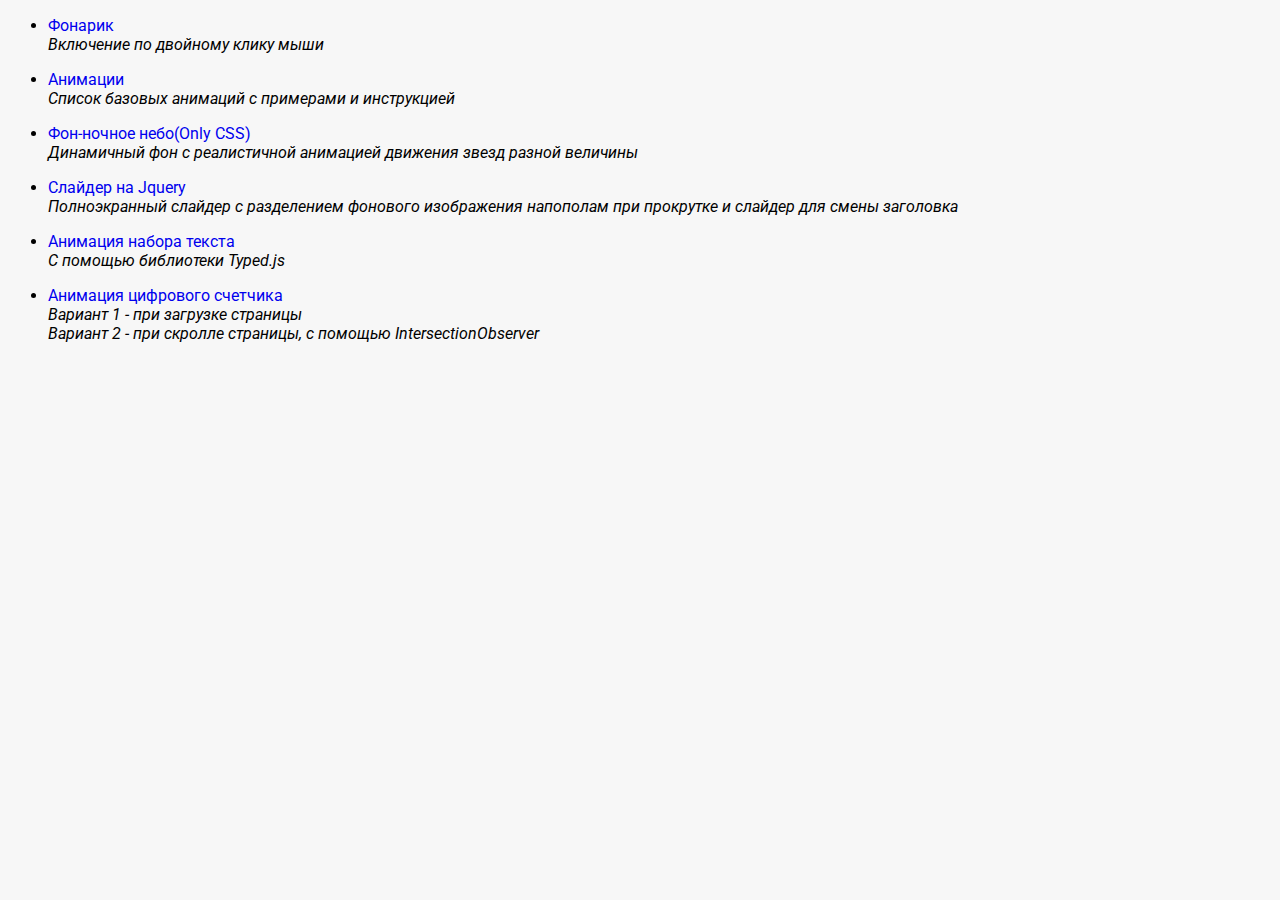
<file: index.html>
<!DOCTYPE html>
<html lang="ru">
  <head>
    <meta charset="UTF-8" />
    <meta http-equiv="X-UA-Compatible" content="ie=edge" />
    <meta
      name="viewport"
      content="width=device-width, user-scalable=no, initial-scale=1.0, maximum-scale=1.0, minimum-scale=1.0"
    />

    <title>Elements</title>
    <link rel="stylesheet" href="css/main.css" />

    <link rel="preconnect" href="https://fonts.googleapis.com" />
    <link rel="preconnect" href="https://fonts.gstatic.com" crossorigin />
    <link
      href="https://fonts.googleapis.com/css2?family=Roboto:ital,wght@0,300;1,100&display=swap"
      rel="stylesheet"
    />
  </head>

  <body>
    <ul>
      <li>
        <a href="Flashlight/index.html">Фонарик</a>
        <p>Включение по двойному клику мыши</p>
      </li>
      <li>
        <a href="Animation/index.html">Анимации</a>
        <p>Список базовых анимаций с примерами и инструкцией</p>
      </li>
      <li>
        <a href="Night Sky Background/index.html">Фон-ночное небо(Only CSS)</a>
        <p>
          Динамичный фон с реалистичной анимацией движения звезд разной величины
        </p>
      </li>
      <li>
        <a href="Fullscreen vertical split slider/index.html"
          >Слайдер на Jquery</a
        >
        <p>
          Полноэкранный слайдер с разделением фонового изображения напополам при
          прокрутке и слайдер для смены заголовка
        </p>
      </li>
      <li>
        <a href="Text typing animation/index.html">Анимация набора текста</a>
        <p>С помощью библиотеки Typed.js</p>
      </li>

      <li>
        <a href="Digital counter animation/index.html"
          >Анимация цифрового счетчика</a
        >
        <p>Вариант 1 - при загрузке страницы</p>
        <p>Вариант 2 - при скролле страницы, с помощью IntersectionObserver</p>
      </li>
    </ul>
  </body>
</html>
</file>
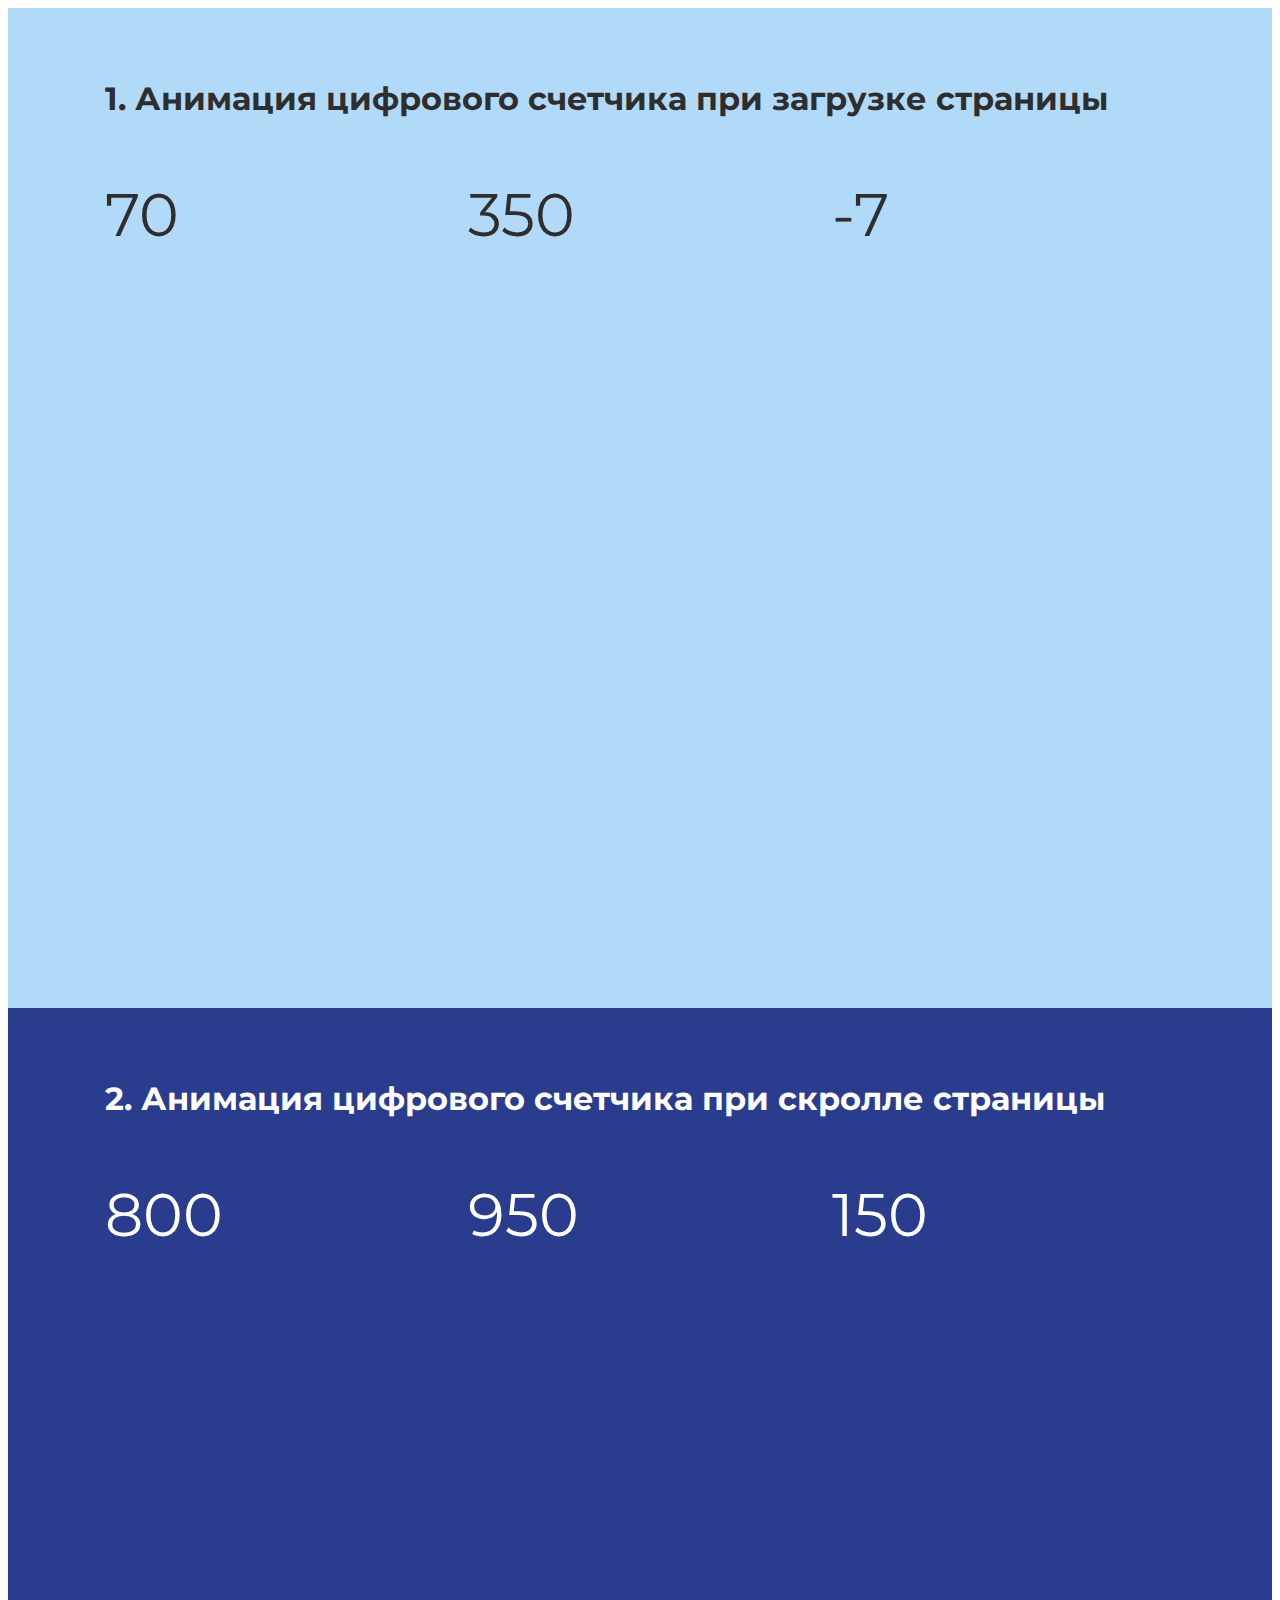
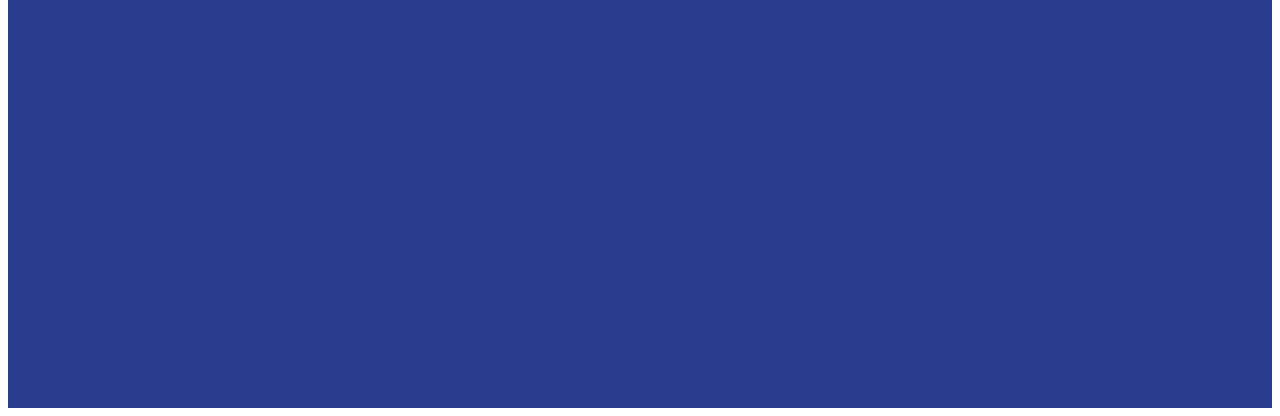
<file: Digital counter animation/index.html>
<!DOCTYPE html>
<html lang="ru">
  <head>
    <meta charset="UTF-8" />
    <meta http-equiv="X-UA-Compatible" content="ie=edge" />
    <meta
      name="viewport"
      content="width=device-width, user-scalable=no, initial-scale=1.0, maximum-scale=1.0, minimum-scale=1.0"
    />

    <title>Digital counter animation</title>

    <link rel="stylesheet" href="css/main.css" />
  </head>

  <body>
    <div class="wrapper">
      <div class="page">
        <section class="page__section">
          <div class="page__container">
            <h1 class="page__title">
              1. Анимация цифрового счетчика при загрузке страницы
            </h1>
            <div class="page__row">
              <!-- ! Атрибут определяет длительность(скорость) анимации.
								Чтобы все счетчики на странице единовременно пришли к установленному конечному значению,
								нужно указать одинаковые значения. По умолчанию = 1000
							-->
              <!-- Число внутри блока определяет конечное значение для счетчика. Начальное = 0-->
              <div data-digits-counter class="page__counter">100</div>
              <div data-digits-counter class="page__counter">500</div>
              <div data-digits-counter class="page__counter">-10</div>
            </div>
          </div>
        </section>

        <section class="page__section">
          <div class="page__container">
            <h1 class="page__title">
              2. Анимация цифрового счетчика при скролле страницы
            </h1>
            <div class="page__row">
              <div data-digits-counter class="page__counter">800</div>
              <div data-digits-counter class="page__counter">950</div>
              <div data-digits-counter class="page__counter">150</div>
            </div>
          </div>
        </section>
      </div>
    </div>

    <script src="js/app.js" defer></script>
  </body>
</html>
</file>
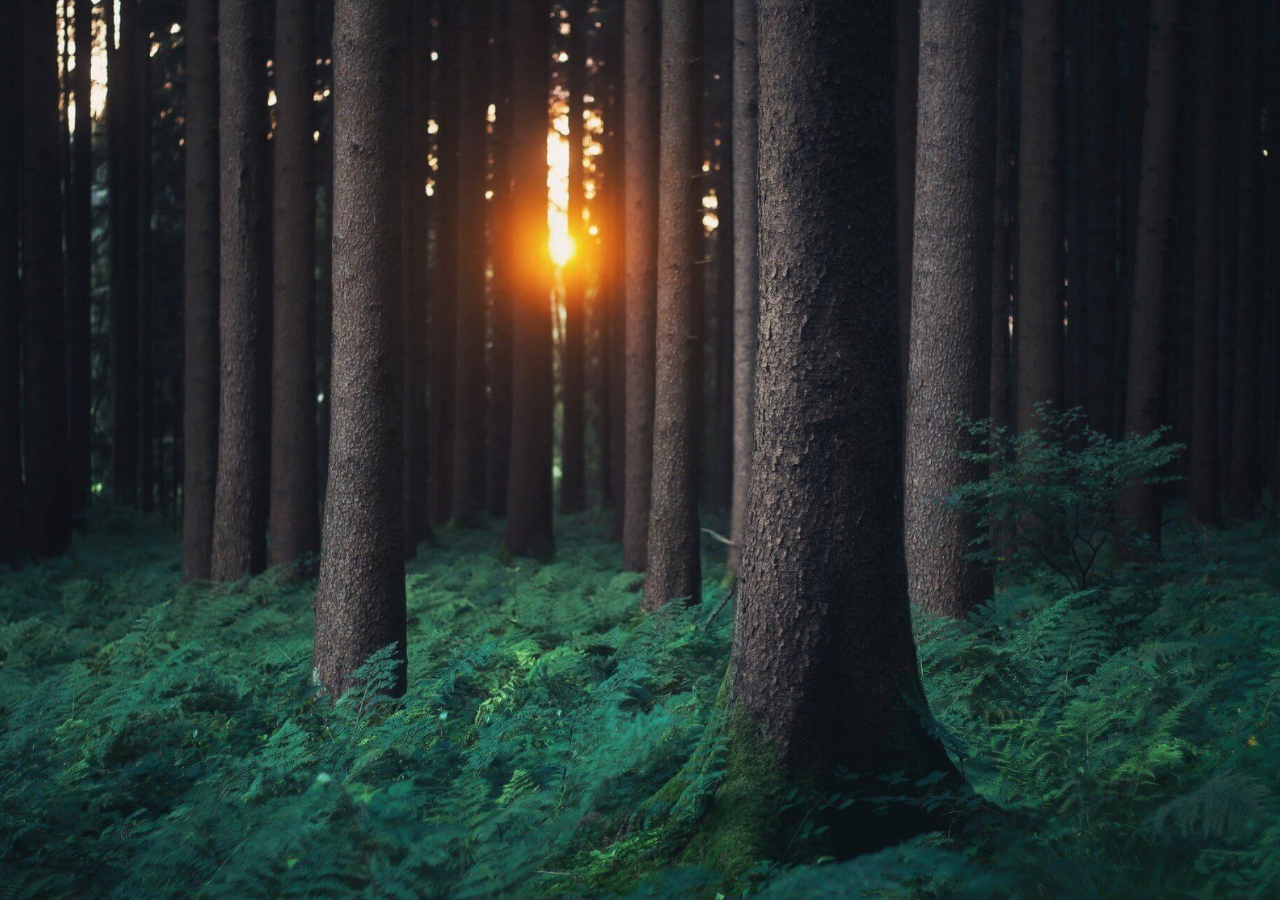
<file: Flashlight/index.html>
<!DOCTYPE html>
<html lang="ru">

<head>
	<meta charset="UTF-8">
	<meta http-equiv="X-UA-Compatible" content="ie=edge">
	<meta name="viewport"
		content="width=device-width, user-scalable=no, initial-scale=1.0, maximum-scale=1.0, minimum-scale=1.0">

	<title>3D site</title>

	<link rel="stylesheet" href="css/main.css">

	<script src="js/app.js" defer></script>
	</style>
</head>

<body>

	<div class="light"></div>

</body>

</html>
</file>
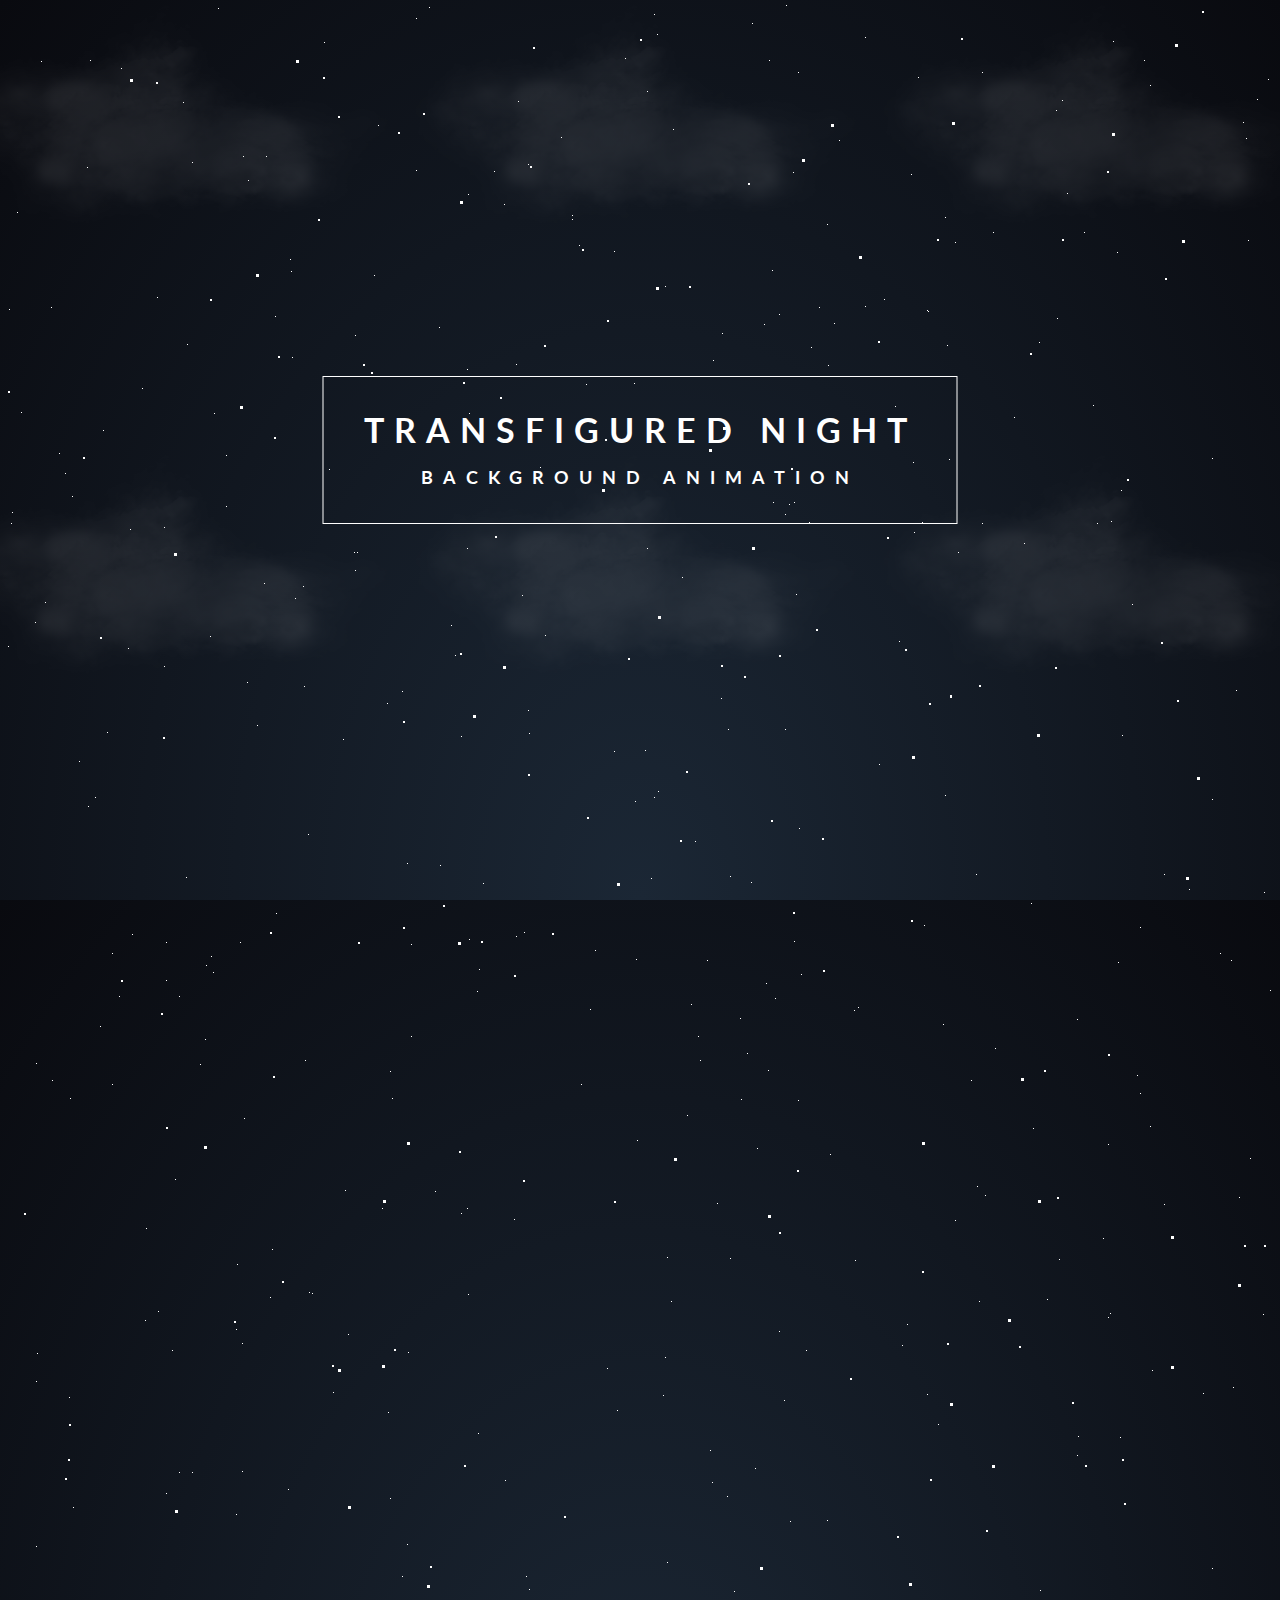
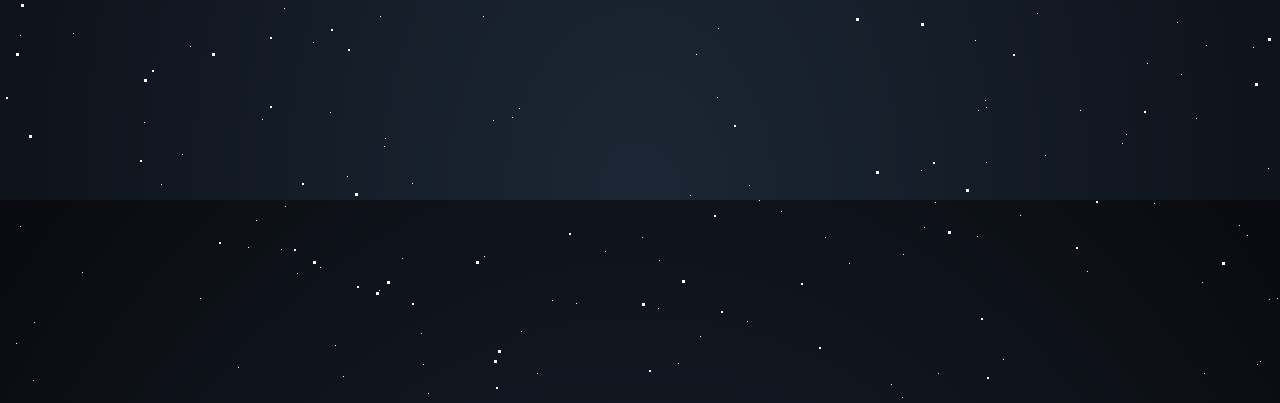
<file: Night Sky Background/index.html>
<!DOCTYPE html>
<html lang="ru">
  <head>
    <meta charset="UTF-8" />
    <meta http-equiv="X-UA-Compatible" content="ie=edge" />
    <meta
      name="viewport"
      content="width=device-width, user-scalable=no, initial-scale=1.0, maximum-scale=1.0, minimum-scale=1.0"
    />

    <title>Night sky</title>

    <link rel="preconnect" href="https://fonts.googleapis.com" />
    <link rel="preconnect" href="https://fonts.gstatic.com" crossorigin />
    <link
      href="https://fonts.googleapis.com/css2?family=Lato:wght@100&display=swap"
      rel="stylesheet"
    />

    <link rel="stylesheet" href="css/main.css" />
  </head>

  <body>
    <section id="container">
      <div class="stars"></div>
      <div class="stars2"></div>
      <div class="stars3"></div>
      <div class="clouds"></div>
      <div class="clouds2"></div>
      <div class="title">
        <h1>
          Transfigured Night <br />
          <span>background animation</span>
        </h1>
      </div>
    </section>
  </body>
</html>
</file>
<file: css/main.css>
* {
  /* margin: 0; */
  /* padding: 0; */
  box-sizing: border-box;
}

body {
  background: #f7f7f7;
  font-family: "Roboto", sans-serif;
}

li:not(:last-child) {
  margin-bottom: 1rem;
}

p {
  font-style: italic;
  margin: 0;
}
a {
  text-decoration: none;
}
a:hover {
  text-decoration: underline;
}
</file>
<file: Digital counter animation/css/main.css>
@import url("https://fonts.googleapis.com/css2?family=Montserrat:wght@400;700&display=swap");

:root {
  --maxWidthContainer: 1070px;
  --padding: 15px;
}

.wrapper {
  min-height: 100%;
  display: flex;
  flex-direction: column;
  overflow: hidden;
}

[class*="__container"] {
  max-width: var(--maxWidthContainer);
  box-sizing: content-box;
  margin: 0 auto;
  padding: 0 var(--padding);
}

.page {
  font-family: "Montserrat", sans-serif;
}

.page__section {
  padding: 50px;
  min-height: 100vh;
}

.page__section:nth-child(1) {
  background-color: rgb(177, 217, 248);
  color: #2f2e2e;
}

.page__section:nth-child(2) {
  background-color: rgb(41, 60, 142);
  color: #fff;
}

.page__title {
  font-weight: 700;
  font-size: 32px;
  margin-bottom: 60px;
}

.page__row {
  display: flex;
  gap: 20px;
}

.page__counter {
  flex: 0 1 33.333%;
  font-size: 60px;
}
</file>
<file: Flashlight/css/main.css>
* {
  margin: 0;
  padding: 0;
  box-sizing: border-box;
}

body {
  height: 100vh;
  background: #141414 url("../img/tinyBg.jpg") center/cover no-repeat;
}

.light {
  width: 100%;
  height: 100%;
  background: none;
}

.light._on{
	background: radial-gradient(circle at var(--move-x) var(--move-y), transparent 160px, rgb(0,0,0,0.95) 200px);
}
</file>
<file: Night Sky Background/css/main.css>
* {
  margin: 0;
  padding: 0;
}
html {
  height: 100%;
  overflow: hidden;
  background: radial-gradient(ellipse at bottom, #1b2735 0%, #090a0f 100%);
  font-family: Lato, Arial, sans-serif;
  color: #fff;
}

/* title */
h1 {
  position: absolute;
  top: 50%;
  left: 50%;
  transform: translate(-50%, -50%);
  text-align: center;
  font-size: 2.125rem;
  text-transform: uppercase;
  letter-spacing: 10px;
  border: 1px solid #fff;
  padding: 2rem 2.5rem;
}
h1 span {
  font-size: 1.125rem;
}

/* ----- clouds ----- */
.clouds {
  position: absolute;
  top: 0;
  left: 0;
  right: 0;
  bottom: 0;
  height: 100%;
  display: block;
  background: transparent url(../img/cloudImg.png) repeat-x top center;
  z-index: 2;
  opacity: 0.1;
  animation: moving-clouds 100s linear infinite;
  /* animation-delay: 2s; */
}
.clouds2 {
  position: absolute;
  top: 50%;
  left: 0;
  right: 0;
  bottom: 0;
  height: 100%;
  display: block;
  background: transparent url(../img/cloudImg.png) repeat-x top center;
  z-index: 2;
  opacity: 0.1;
  animation: moving-clouds 50s linear infinite;
}
@keyframes moving-clouds {
  from {
    background-position: 0 0;
  }
  to {
    background-postition: -10000px 5000px;
  }
}

/* ----- stars ----- */
.stars {
  width: 1px;
  height: 1px;
  background: transparent;
  animation: earthRotation 50s linear infinite;
  box-shadow: 779px 1331px #fff, 324px 42px #fff, 303px 586px #fff,
    1312px 276px #fff, 451px 625px #fff, 521px 1931px #fff, 1087px 1871px #fff,
    36px 1546px #fff, 132px 934px #fff, 1698px 901px #fff, 1418px 664px #fff,
    1448px 1157px #fff, 1084px 232px #fff, 347px 1776px #fff, 1722px 243px #fff,
    1629px 835px #fff, 479px 969px #fff, 1231px 960px #fff, 586px 384px #fff,
    164px 527px #fff, 8px 646px #fff, 1150px 1126px #fff, 665px 1357px #fff,
    1556px 1982px #fff, 1260px 1961px #fff, 1675px 1741px #fff,
    1843px 1514px #fff, 718px 1628px #fff, 242px 1343px #fff, 1497px 1880px #fff,
    1364px 230px #fff, 1739px 1302px #fff, 636px 959px #fff, 304px 686px #fff,
    614px 751px #fff, 1935px 816px #fff, 1428px 60px #fff, 355px 335px #fff,
    1594px 158px #fff, 90px 60px #fff, 1553px 162px #fff, 1239px 1825px #fff,
    1945px 587px #fff, 749px 1785px #fff, 1987px 1172px #fff, 1301px 1237px #fff,
    1039px 342px #fff, 1585px 1481px #fff, 995px 1048px #fff, 524px 932px #fff,
    214px 413px #fff, 1701px 1300px #fff, 1037px 1613px #fff, 1871px 996px #fff,
    1360px 1635px #fff, 1110px 1313px #fff, 412px 1783px #fff, 1949px 177px #fff,
    903px 1854px #fff, 700px 1936px #fff, 378px 125px #fff, 308px 834px #fff,
    1118px 962px #fff, 1350px 1929px #fff, 781px 1811px #fff, 561px 137px #fff,
    757px 1148px #fff, 1670px 1979px #fff, 343px 739px #fff, 945px 795px #fff,
    576px 1903px #fff, 1078px 1436px #fff, 1583px 450px #fff, 1366px 474px #fff,
    297px 1873px #fff, 192px 162px #fff, 1624px 1633px #fff, 59px 453px #fff,
    82px 1872px #fff, 1933px 498px #fff, 1966px 1974px #fff, 1975px 1688px #fff,
    779px 314px #fff, 1858px 1543px #fff, 73px 1507px #fff, 1693px 975px #fff,
    1683px 108px #fff, 1768px 1654px #fff, 654px 14px #fff, 494px 171px #fff,
    1689px 1895px #fff, 1660px 263px #fff, 1031px 903px #fff, 1203px 1393px #fff,
    1333px 1421px #fff, 1113px 41px #fff, 1206px 1645px #fff, 1325px 1635px #fff,
    142px 388px #fff, 572px 215px #fff, 1535px 296px #fff, 1419px 407px #fff,
    1379px 1003px #fff, 329px 469px #fff, 1791px 1652px #fff, 935px 1802px #fff,
    1330px 1820px #fff, 421px 1933px #fff, 828px 365px #fff, 275px 316px #fff,
    707px 960px #fff, 1605px 1554px #fff, 625px 58px #fff, 717px 1697px #fff,
    1669px 246px #fff, 1925px 322px #fff, 1154px 1803px #fff, 1929px 295px #fff,
    1248px 240px #fff, 1045px 1755px #fff, 166px 942px #fff, 1888px 1773px #fff,
    678px 1963px #fff, 1370px 569px #fff, 1974px 1400px #fff, 1786px 460px #fff,
    51px 307px #fff, 784px 1400px #fff, 730px 1258px #fff, 1712px 393px #fff,
    416px 170px #fff, 1797px 1932px #fff, 572px 219px #fff, 1557px 1856px #fff,
    218px 8px #fff, 348px 1334px #fff, 469px 413px #fff, 385px 1738px #fff,
    1357px 1818px #fff, 240px 942px #fff, 248px 1847px #fff, 1535px 806px #fff,
    236px 1514px #fff, 1429px 1556px #fff, 73px 1633px #fff, 1398px 1121px #fff,
    671px 1301px #fff, 1404px 1663px #fff, 740px 1018px #fff, 1600px 377px #fff,
    785px 514px #fff, 112px 1084px #fff, 1915px 1887px #fff, 1463px 1848px #fff,
    687px 1115px #fff, 1268px 1768px #fff, 1729px 1425px #fff,
    1284px 1022px #fff, 801px 974px #fff, 1975px 1317px #fff, 1354px 834px #fff,
    1446px 1484px #fff, 1283px 1786px #fff, 11px 523px #fff, 1842px 236px #fff,
    1355px 654px #fff, 429px 7px #fff, 1033px 1128px #fff, 157px 297px #fff,
    545px 635px #fff, 52px 1080px #fff, 827px 1520px #fff, 1121px 490px #fff,
    9px 309px #fff, 1744px 1586px #fff, 1014px 417px #fff, 1534px 524px #fff,
    958px 552px #fff, 1403px 1496px #fff, 387px 703px #fff, 1522px 548px #fff,
    1355px 282px #fff, 1532px 601px #fff, 1838px 790px #fff, 290px 259px #fff,
    295px 598px #fff, 1601px 539px #fff, 1561px 1272px #fff, 34px 1922px #fff,
    1024px 543px #fff, 467px 369px #fff, 722px 333px #fff, 1976px 1255px #fff,
    766px 983px #fff, 1582px 1285px #fff, 12px 512px #fff, 617px 1410px #fff,
    682px 577px #fff, 1334px 1438px #fff, 439px 327px #fff, 1617px 1661px #fff,
    673px 129px #fff, 794px 941px #fff, 1386px 1902px #fff, 37px 1353px #fff,
    1467px 1353px #fff, 416px 18px #fff, 187px 344px #fff, 200px 1898px #fff,
    1491px 1619px #fff, 811px 347px #fff, 924px 1827px #fff, 945px 217px #fff,
    1735px 1228px #fff, 379px 1890px #fff, 79px 761px #fff, 825px 1837px #fff,
    1980px 1558px #fff, 1308px 1573px #fff, 1488px 1726px #fff,
    382px 1208px #fff, 522px 595px #fff, 1277px 1898px #fff, 354px 552px #fff,
    161px 1784px #fff, 614px 251px #fff, 526px 1576px #fff, 17px 212px #fff,
    179px 996px #fff, 467px 1208px #fff, 1944px 1838px #fff, 1140px 1093px #fff,
    858px 1007px #fff, 200px 1064px #fff, 423px 1964px #fff, 1945px 439px #fff,
    1377px 689px #fff, 1120px 1437px #fff, 1876px 668px #fff, 907px 1324px #fff,
    343px 1976px #fff, 1816px 1501px #fff, 1849px 177px #fff, 647px 91px #fff,
    1984px 1012px #fff, 1336px 1300px #fff, 128px 648px #fff, 305px 1060px #fff,
    1324px 826px #fff, 1263px 1314px #fff, 1801px 629px #fff, 1614px 1555px #fff,
    1634px 90px #fff, 1603px 452px #fff, 891px 1984px #fff, 1556px 1906px #fff,
    121px 68px #fff, 1676px 1714px #fff, 516px 936px #fff, 1947px 1492px #fff,
    1455px 1519px #fff, 45px 602px #fff, 205px 1039px #fff, 793px 172px #fff,
    1562px 1739px #fff, 1056px 110px #fff, 1512px 379px #fff, 1795px 1621px #fff,
    1848px 607px #fff, 262px 1719px #fff, 477px 991px #fff, 483px 883px #fff,
    1239px 1197px #fff, 1496px 647px #fff, 1649px 25px #fff, 1491px 1946px #fff,
    119px 996px #fff, 179px 1472px #fff, 1341px 808px #fff, 1565px 1700px #fff,
    407px 1544px #fff, 1754px 357px #fff, 1288px 981px #fff, 902px 1997px #fff,
    1755px 1668px #fff, 186px 877px #fff, 1202px 1882px #fff, 461px 1213px #fff,
    1400px 748px #fff, 1969px 1899px #fff, 809px 522px #fff, 514px 1219px #fff,
    374px 275px #fff, 938px 1973px #fff, 357px 552px #fff, 144px 1722px #fff,
    1572px 912px #fff, 402px 1858px #fff, 1544px 1195px #fff, 667px 1257px #fff,
    727px 1496px #fff, 993px 232px #fff, 1772px 313px #fff, 1040px 1590px #fff,
    1204px 1973px #fff, 1268px 79px #fff, 1555px 1048px #fff, 986px 1707px #fff,
    978px 1710px #fff, 713px 360px #fff, 407px 863px #fff, 461px 736px #fff,
    284px 1608px #fff, 103px 430px #fff, 1283px 1319px #fff, 977px 1186px #fff,
    1966px 1516px #fff, 1287px 1129px #fff, 70px 1098px #fff, 1189px 889px #fff,
    1126px 1734px #fff, 309px 1292px #fff, 879px 764px #fff, 65px 473px #fff,
    1003px 1959px #fff, 658px 791px #fff, 402px 1576px #fff, 35px 622px #fff,
    529px 1589px #fff, 164px 666px #fff, 1876px 1290px #fff, 1541px 526px #fff,
    270px 1297px #fff, 440px 865px #fff, 1500px 802px #fff, 182px 1754px #fff,
    1264px 892px #fff, 272px 1249px #fff, 1289px 1535px #fff, 190px 1646px #fff,
    955px 242px #fff, 1456px 1597px #fff, 1727px 1983px #fff, 635px 801px #fff,
    226px 455px #fff, 1396px 1710px #fff, 849px 1863px #fff, 237px 1264px #fff,
    839px 140px #fff, 1122px 735px #fff, 1280px 15px #fff, 1318px 242px #fff,
    1819px 1148px #fff, 333px 1392px #fff, 1949px 553px #fff, 1878px 1332px #fff,
    467px 548px #fff, 1812px 1082px #fff, 1067px 193px #fff, 243px 156px #fff,
    483px 1616px #fff, 1714px 933px #fff, 759px 1800px #fff, 1822px 995px #fff,
    1877px 572px #fff, 581px 1084px #fff, 107px 732px #fff, 642px 1837px #fff,
    166px 1493px #fff, 1555px 198px #fff, 819px 307px #fff, 947px 345px #fff,
    827px 224px #fff, 927px 1394px #fff, 540px 467px #fff, 1093px 405px #fff,
    1140px 927px #fff, 130px 529px #fff, 33px 1980px #fff, 1147px 1663px #fff,
    1616px 1436px #fff, 528px 710px #fff, 798px 1100px #fff, 505px 1480px #fff,
    899px 641px #fff, 1909px 1949px #fff, 1311px 964px #fff, 979px 1301px #fff,
    1393px 969px #fff, 1793px 1886px #fff, 292px 357px #fff, 1196px 1718px #fff,
    1290px 1994px #fff, 537px 1973px #fff, 1181px 1674px #fff,
    1740px 1566px #fff, 1307px 265px #fff, 922px 522px #fff, 1892px 472px #fff,
    384px 1746px #fff, 392px 1098px #fff, 647px 548px #fff, 390px 1498px #fff,
    1246px 138px #fff, 730px 876px #fff, 192px 1472px #fff, 1790px 1789px #fff,
    928px 311px #fff, 1253px 1647px #fff, 747px 1921px #fff, 1561px 1025px #fff,
    1533px 1292px #fff, 1985px 195px #fff, 728px 729px #fff, 1712px 1936px #fff,
    512px 1717px #fff, 1528px 483px #fff, 313px 1642px #fff, 281px 1849px #fff,
    1212px 799px #fff, 435px 1191px #fff, 1422px 611px #fff, 1718px 1964px #fff,
    411px 944px #fff, 210px 636px #fff, 1502px 1295px #fff, 1434px 349px #fff,
    769px 60px #fff, 747px 1053px #fff, 789px 504px #fff, 1436px 1264px #fff,
    1893px 1225px #fff, 1394px 1788px #fff, 1108px 1317px #fff,
    1673px 1395px #fff, 854px 1010px #fff, 1705px 80px #fff, 1858px 148px #fff,
    1729px 344px #fff, 1388px 664px #fff, 895px 406px #fff, 1479px 157px #fff,
    1441px 1157px #fff, 552px 1900px #fff, 516px 364px #fff, 1647px 189px #fff,
    1427px 1071px #fff, 785px 729px #fff, 1080px 1710px #fff, 504px 204px #fff,
    1177px 1622px #fff, 657px 34px #fff, 1296px 1099px #fff, 248px 180px #fff,
    1212px 1568px #fff, 667px 1562px #fff, 695px 841px #fff, 1608px 1247px #fff,
    751px 882px #fff, 87px 167px #fff, 607px 1368px #fff, 1363px 1203px #fff,
    1836px 317px #fff, 1668px 1703px #fff, 830px 1154px #fff, 1721px 1398px #fff,
    1601px 1280px #fff, 976px 874px #fff, 1743px 254px #fff, 1020px 1815px #fff,
    1670px 1766px #fff, 1890px 735px #fff, 1379px 136px #fff, 1864px 695px #fff,
    206px 965px #fff, 1404px 1932px #fff, 1923px 1360px #fff, 247px 682px #fff,
    519px 1708px #fff, 645px 750px #fff, 1164px 1204px #fff, 834px 323px #fff,
    172px 1350px #fff, 213px 972px #fff, 1837px 190px #fff, 285px 1806px #fff,
    1047px 1299px #fff, 1548px 825px #fff, 1730px 324px #fff, 1346px 1909px #fff,
    772px 270px #fff, 345px 1190px #fff, 478px 1433px #fff, 1479px 25px #fff,
    1994px 1830px #fff, 1744px 732px #fff, 20px 1635px #fff, 690px 1795px #fff,
    1594px 569px #fff, 579px 245px #fff, 1398px 733px #fff, 408px 1352px #fff,
    1774px 120px #fff, 1152px 1370px #fff, 1698px 1810px #fff, 710px 1450px #fff,
    665px 286px #fff, 493px 1720px #fff, 786px 5px #fff, 637px 1140px #fff,
    764px 324px #fff, 927px 310px #fff, 938px 1424px #fff, 1884px 744px #fff,
    913px 462px #fff, 1831px 1936px #fff, 1527px 249px #fff, 36px 1381px #fff,
    1597px 581px #fff, 1530px 355px #fff, 949px 459px #fff, 799px 828px #fff,
    242px 1471px #fff, 654px 797px #fff, 796px 594px #fff, 1365px 678px #fff,
    752px 23px #fff, 1630px 541px #fff, 982px 72px #fff, 1733px 1831px #fff,
    21px 412px #fff, 775px 998px #fff, 335px 1945px #fff, 264px 583px #fff,
    158px 1311px #fff, 528px 164px #fff, 1978px 574px #fff, 717px 1203px #fff,
    734px 1591px #fff, 1555px 820px #fff, 16px 1943px #fff, 1625px 1177px #fff,
    1236px 690px #fff, 1585px 1590px #fff, 1737px 1728px #fff, 721px 698px #fff,
    1804px 1186px #fff, 166px 980px #fff, 1850px 230px #fff, 330px 1712px #fff,
    95px 797px #fff, 1948px 1078px #fff, 469px 939px #fff, 1269px 1899px #fff,
    955px 1220px #fff, 1137px 1075px #fff, 312px 1293px #fff, 986px 1762px #fff,
    1103px 1238px #fff, 428px 1993px #fff, 355px 570px #fff, 977px 1836px #fff,
    1395px 1092px #fff, 276px 913px #fff, 1743px 656px #fff, 773px 502px #fff,
    1686px 1322px #fff, 1516px 1945px #fff, 1334px 501px #fff, 266px 156px #fff,
    455px 655px #fff, 798px 72px #fff, 1059px 1259px #fff, 1402px 1687px #fff,
    236px 1329px #fff, 1455px 786px #fff, 146px 1228px #fff, 1851px 823px #fff,
    1062px 100px #fff, 1220px 953px #fff, 20px 1826px #fff, 36px 1063px #fff,
    1525px 338px #fff, 790px 1521px #fff, 741px 1099px #fff, 288px 1489px #fff,
    700px 1060px #fff, 390px 1071px #fff, 411px 1036px #fff, 1853px 1072px #fff,
    1446px 1085px #fff, 1164px 874px #fff, 924px 925px #fff, 291px 271px #fff,
    1257px 1964px #fff, 1580px 1352px #fff, 1507px 1216px #fff, 211px 956px #fff,
    985px 1195px #fff, 975px 1640px #fff, 518px 101px #fff, 663px 1395px #fff,
    914px 532px #fff, 145px 1320px #fff, 69px 1397px #fff, 982px 523px #fff,
    257px 725px #fff, 1599px 831px #fff, 1636px 1513px #fff, 1250px 1158px #fff,
    1132px 604px #fff, 183px 102px #fff, 1057px 318px #fff, 1247px 1835px #fff,
    1983px 1110px #fff, 1077px 1455px #fff, 921px 1770px #fff, 806px 1350px #fff,
    1938px 1992px #fff, 855px 1260px #fff, 902px 1345px #fff, 658px 1908px #fff,
    1845px 679px #fff, 712px 1482px #fff, 595px 950px #fff, 1784px 1992px #fff,
    1847px 1785px #fff, 691px 1004px #fff, 175px 1179px #fff, 1666px 1911px #fff,
    41px 61px #fff, 971px 1080px #fff, 1830px 1450px #fff, 1351px 1518px #fff,
    1257px 99px #fff, 1395px 1498px #fff, 1117px 252px #fff, 1779px 597px #fff,
    1346px 729px #fff, 1108px 1144px #fff, 402px 691px #fff, 72px 496px #fff,
    1673px 1604px #fff, 1497px 974px #fff, 1865px 1664px #fff, 88px 806px #fff,
    918px 77px #fff, 244px 1118px #fff, 256px 1820px #fff, 1851px 1840px #fff,
    605px 1851px #fff, 634px 383px #fff, 865px 37px #fff, 943px 1024px #fff,
    1951px 177px #fff, 1097px 523px #fff, 985px 1700px #fff, 1243px 122px #fff,
    768px 1070px #fff, 468px 194px #fff, 320px 1867px #fff, 1850px 185px #fff,
    380px 1616px #fff, 468px 1294px #fff, 1122px 1743px #fff, 884px 299px #fff,
    1300px 1917px #fff, 1860px 396px #fff, 1270px 990px #fff, 529px 733px #fff,
    1975px 1347px #fff, 1885px 685px #fff, 226px 506px #fff, 651px 878px #fff,
    1323px 680px #fff, 1284px 680px #fff, 238px 1967px #fff, 911px 174px #fff,
    1111px 521px #fff, 1150px 85px #fff, 794px 502px #fff, 484px 1856px #fff,
    1809px 368px #fff, 112px 953px #fff, 590px 1009px #fff, 1655px 311px #fff,
    100px 1026px #fff, 1803px 352px #fff, 865px 306px #fff, 1077px 1019px #fff,
    1335px 872px #fff, 1647px 1298px #fff, 1233px 1387px #fff, 698px 1036px #fff,
    659px 1860px #fff, 388px 1412px #fff, 1212px 458px #fff, 755px 1468px #fff,
    696px 1654px #fff, 1144px 60px #fff;
}
.stars:after {
  content: "";
  position: absolute;
  top: 2000px;
  width: 1px;
  height: 1px;
  background: transparent;
  box-shadow: 779px 1331px #fff, 324px 42px #fff, 303px 586px #fff,
    1312px 276px #fff, 451px 625px #fff, 521px 1931px #fff, 1087px 1871px #fff,
    36px 1546px #fff, 132px 934px #fff, 1698px 901px #fff, 1418px 664px #fff,
    1448px 1157px #fff, 1084px 232px #fff, 347px 1776px #fff, 1722px 243px #fff,
    1629px 835px #fff, 479px 969px #fff, 1231px 960px #fff, 586px 384px #fff,
    164px 527px #fff, 8px 646px #fff, 1150px 1126px #fff, 665px 1357px #fff,
    1556px 1982px #fff, 1260px 1961px #fff, 1675px 1741px #fff,
    1843px 1514px #fff, 718px 1628px #fff, 242px 1343px #fff, 1497px 1880px #fff,
    1364px 230px #fff, 1739px 1302px #fff, 636px 959px #fff, 304px 686px #fff,
    614px 751px #fff, 1935px 816px #fff, 1428px 60px #fff, 355px 335px #fff,
    1594px 158px #fff, 90px 60px #fff, 1553px 162px #fff, 1239px 1825px #fff,
    1945px 587px #fff, 749px 1785px #fff, 1987px 1172px #fff, 1301px 1237px #fff,
    1039px 342px #fff, 1585px 1481px #fff, 995px 1048px #fff, 524px 932px #fff,
    214px 413px #fff, 1701px 1300px #fff, 1037px 1613px #fff, 1871px 996px #fff,
    1360px 1635px #fff, 1110px 1313px #fff, 412px 1783px #fff, 1949px 177px #fff,
    903px 1854px #fff, 700px 1936px #fff, 378px 125px #fff, 308px 834px #fff,
    1118px 962px #fff, 1350px 1929px #fff, 781px 1811px #fff, 561px 137px #fff,
    757px 1148px #fff, 1670px 1979px #fff, 343px 739px #fff, 945px 795px #fff,
    576px 1903px #fff, 1078px 1436px #fff, 1583px 450px #fff, 1366px 474px #fff,
    297px 1873px #fff, 192px 162px #fff, 1624px 1633px #fff, 59px 453px #fff,
    82px 1872px #fff, 1933px 498px #fff, 1966px 1974px #fff, 1975px 1688px #fff,
    779px 314px #fff, 1858px 1543px #fff, 73px 1507px #fff, 1693px 975px #fff,
    1683px 108px #fff, 1768px 1654px #fff, 654px 14px #fff, 494px 171px #fff,
    1689px 1895px #fff, 1660px 263px #fff, 1031px 903px #fff, 1203px 1393px #fff,
    1333px 1421px #fff, 1113px 41px #fff, 1206px 1645px #fff, 1325px 1635px #fff,
    142px 388px #fff, 572px 215px #fff, 1535px 296px #fff, 1419px 407px #fff,
    1379px 1003px #fff, 329px 469px #fff, 1791px 1652px #fff, 935px 1802px #fff,
    1330px 1820px #fff, 421px 1933px #fff, 828px 365px #fff, 275px 316px #fff,
    707px 960px #fff, 1605px 1554px #fff, 625px 58px #fff, 717px 1697px #fff,
    1669px 246px #fff, 1925px 322px #fff, 1154px 1803px #fff, 1929px 295px #fff,
    1248px 240px #fff, 1045px 1755px #fff, 166px 942px #fff, 1888px 1773px #fff,
    678px 1963px #fff, 1370px 569px #fff, 1974px 1400px #fff, 1786px 460px #fff,
    51px 307px #fff, 784px 1400px #fff, 730px 1258px #fff, 1712px 393px #fff,
    416px 170px #fff, 1797px 1932px #fff, 572px 219px #fff, 1557px 1856px #fff,
    218px 8px #fff, 348px 1334px #fff, 469px 413px #fff, 385px 1738px #fff,
    1357px 1818px #fff, 240px 942px #fff, 248px 1847px #fff, 1535px 806px #fff,
    236px 1514px #fff, 1429px 1556px #fff, 73px 1633px #fff, 1398px 1121px #fff,
    671px 1301px #fff, 1404px 1663px #fff, 740px 1018px #fff, 1600px 377px #fff,
    785px 514px #fff, 112px 1084px #fff, 1915px 1887px #fff, 1463px 1848px #fff,
    687px 1115px #fff, 1268px 1768px #fff, 1729px 1425px #fff,
    1284px 1022px #fff, 801px 974px #fff, 1975px 1317px #fff, 1354px 834px #fff,
    1446px 1484px #fff, 1283px 1786px #fff, 11px 523px #fff, 1842px 236px #fff,
    1355px 654px #fff, 429px 7px #fff, 1033px 1128px #fff, 157px 297px #fff,
    545px 635px #fff, 52px 1080px #fff, 827px 1520px #fff, 1121px 490px #fff,
    9px 309px #fff, 1744px 1586px #fff, 1014px 417px #fff, 1534px 524px #fff,
    958px 552px #fff, 1403px 1496px #fff, 387px 703px #fff, 1522px 548px #fff,
    1355px 282px #fff, 1532px 601px #fff, 1838px 790px #fff, 290px 259px #fff,
    295px 598px #fff, 1601px 539px #fff, 1561px 1272px #fff, 34px 1922px #fff,
    1024px 543px #fff, 467px 369px #fff, 722px 333px #fff, 1976px 1255px #fff,
    766px 983px #fff, 1582px 1285px #fff, 12px 512px #fff, 617px 1410px #fff,
    682px 577px #fff, 1334px 1438px #fff, 439px 327px #fff, 1617px 1661px #fff,
    673px 129px #fff, 794px 941px #fff, 1386px 1902px #fff, 37px 1353px #fff,
    1467px 1353px #fff, 416px 18px #fff, 187px 344px #fff, 200px 1898px #fff,
    1491px 1619px #fff, 811px 347px #fff, 924px 1827px #fff, 945px 217px #fff,
    1735px 1228px #fff, 379px 1890px #fff, 79px 761px #fff, 825px 1837px #fff,
    1980px 1558px #fff, 1308px 1573px #fff, 1488px 1726px #fff,
    382px 1208px #fff, 522px 595px #fff, 1277px 1898px #fff, 354px 552px #fff,
    161px 1784px #fff, 614px 251px #fff, 526px 1576px #fff, 17px 212px #fff,
    179px 996px #fff, 467px 1208px #fff, 1944px 1838px #fff, 1140px 1093px #fff,
    858px 1007px #fff, 200px 1064px #fff, 423px 1964px #fff, 1945px 439px #fff,
    1377px 689px #fff, 1120px 1437px #fff, 1876px 668px #fff, 907px 1324px #fff,
    343px 1976px #fff, 1816px 1501px #fff, 1849px 177px #fff, 647px 91px #fff,
    1984px 1012px #fff, 1336px 1300px #fff, 128px 648px #fff, 305px 1060px #fff,
    1324px 826px #fff, 1263px 1314px #fff, 1801px 629px #fff, 1614px 1555px #fff,
    1634px 90px #fff, 1603px 452px #fff, 891px 1984px #fff, 1556px 1906px #fff,
    121px 68px #fff, 1676px 1714px #fff, 516px 936px #fff, 1947px 1492px #fff,
    1455px 1519px #fff, 45px 602px #fff, 205px 1039px #fff, 793px 172px #fff,
    1562px 1739px #fff, 1056px 110px #fff, 1512px 379px #fff, 1795px 1621px #fff,
    1848px 607px #fff, 262px 1719px #fff, 477px 991px #fff, 483px 883px #fff,
    1239px 1197px #fff, 1496px 647px #fff, 1649px 25px #fff, 1491px 1946px #fff,
    119px 996px #fff, 179px 1472px #fff, 1341px 808px #fff, 1565px 1700px #fff,
    407px 1544px #fff, 1754px 357px #fff, 1288px 981px #fff, 902px 1997px #fff,
    1755px 1668px #fff, 186px 877px #fff, 1202px 1882px #fff, 461px 1213px #fff,
    1400px 748px #fff, 1969px 1899px #fff, 809px 522px #fff, 514px 1219px #fff,
    374px 275px #fff, 938px 1973px #fff, 357px 552px #fff, 144px 1722px #fff,
    1572px 912px #fff, 402px 1858px #fff, 1544px 1195px #fff, 667px 1257px #fff,
    727px 1496px #fff, 993px 232px #fff, 1772px 313px #fff, 1040px 1590px #fff,
    1204px 1973px #fff, 1268px 79px #fff, 1555px 1048px #fff, 986px 1707px #fff,
    978px 1710px #fff, 713px 360px #fff, 407px 863px #fff, 461px 736px #fff,
    284px 1608px #fff, 103px 430px #fff, 1283px 1319px #fff, 977px 1186px #fff,
    1966px 1516px #fff, 1287px 1129px #fff, 70px 1098px #fff, 1189px 889px #fff,
    1126px 1734px #fff, 309px 1292px #fff, 879px 764px #fff, 65px 473px #fff,
    1003px 1959px #fff, 658px 791px #fff, 402px 1576px #fff, 35px 622px #fff,
    529px 1589px #fff, 164px 666px #fff, 1876px 1290px #fff, 1541px 526px #fff,
    270px 1297px #fff, 440px 865px #fff, 1500px 802px #fff, 182px 1754px #fff,
    1264px 892px #fff, 272px 1249px #fff, 1289px 1535px #fff, 190px 1646px #fff,
    955px 242px #fff, 1456px 1597px #fff, 1727px 1983px #fff, 635px 801px #fff,
    226px 455px #fff, 1396px 1710px #fff, 849px 1863px #fff, 237px 1264px #fff,
    839px 140px #fff, 1122px 735px #fff, 1280px 15px #fff, 1318px 242px #fff,
    1819px 1148px #fff, 333px 1392px #fff, 1949px 553px #fff, 1878px 1332px #fff,
    467px 548px #fff, 1812px 1082px #fff, 1067px 193px #fff, 243px 156px #fff,
    483px 1616px #fff, 1714px 933px #fff, 759px 1800px #fff, 1822px 995px #fff,
    1877px 572px #fff, 581px 1084px #fff, 107px 732px #fff, 642px 1837px #fff,
    166px 1493px #fff, 1555px 198px #fff, 819px 307px #fff, 947px 345px #fff,
    827px 224px #fff, 927px 1394px #fff, 540px 467px #fff, 1093px 405px #fff,
    1140px 927px #fff, 130px 529px #fff, 33px 1980px #fff, 1147px 1663px #fff,
    1616px 1436px #fff, 528px 710px #fff, 798px 1100px #fff, 505px 1480px #fff,
    899px 641px #fff, 1909px 1949px #fff, 1311px 964px #fff, 979px 1301px #fff,
    1393px 969px #fff, 1793px 1886px #fff, 292px 357px #fff, 1196px 1718px #fff,
    1290px 1994px #fff, 537px 1973px #fff, 1181px 1674px #fff,
    1740px 1566px #fff, 1307px 265px #fff, 922px 522px #fff, 1892px 472px #fff,
    384px 1746px #fff, 392px 1098px #fff, 647px 548px #fff, 390px 1498px #fff,
    1246px 138px #fff, 730px 876px #fff, 192px 1472px #fff, 1790px 1789px #fff,
    928px 311px #fff, 1253px 1647px #fff, 747px 1921px #fff, 1561px 1025px #fff,
    1533px 1292px #fff, 1985px 195px #fff, 728px 729px #fff, 1712px 1936px #fff,
    512px 1717px #fff, 1528px 483px #fff, 313px 1642px #fff, 281px 1849px #fff,
    1212px 799px #fff, 435px 1191px #fff, 1422px 611px #fff, 1718px 1964px #fff,
    411px 944px #fff, 210px 636px #fff, 1502px 1295px #fff, 1434px 349px #fff,
    769px 60px #fff, 747px 1053px #fff, 789px 504px #fff, 1436px 1264px #fff,
    1893px 1225px #fff, 1394px 1788px #fff, 1108px 1317px #fff,
    1673px 1395px #fff, 854px 1010px #fff, 1705px 80px #fff, 1858px 148px #fff,
    1729px 344px #fff, 1388px 664px #fff, 895px 406px #fff, 1479px 157px #fff,
    1441px 1157px #fff, 552px 1900px #fff, 516px 364px #fff, 1647px 189px #fff,
    1427px 1071px #fff, 785px 729px #fff, 1080px 1710px #fff, 504px 204px #fff,
    1177px 1622px #fff, 657px 34px #fff, 1296px 1099px #fff, 248px 180px #fff,
    1212px 1568px #fff, 667px 1562px #fff, 695px 841px #fff, 1608px 1247px #fff,
    751px 882px #fff, 87px 167px #fff, 607px 1368px #fff, 1363px 1203px #fff,
    1836px 317px #fff, 1668px 1703px #fff, 830px 1154px #fff, 1721px 1398px #fff,
    1601px 1280px #fff, 976px 874px #fff, 1743px 254px #fff, 1020px 1815px #fff,
    1670px 1766px #fff, 1890px 735px #fff, 1379px 136px #fff, 1864px 695px #fff,
    206px 965px #fff, 1404px 1932px #fff, 1923px 1360px #fff, 247px 682px #fff,
    519px 1708px #fff, 645px 750px #fff, 1164px 1204px #fff, 834px 323px #fff,
    172px 1350px #fff, 213px 972px #fff, 1837px 190px #fff, 285px 1806px #fff,
    1047px 1299px #fff, 1548px 825px #fff, 1730px 324px #fff, 1346px 1909px #fff,
    772px 270px #fff, 345px 1190px #fff, 478px 1433px #fff, 1479px 25px #fff,
    1994px 1830px #fff, 1744px 732px #fff, 20px 1635px #fff, 690px 1795px #fff,
    1594px 569px #fff, 579px 245px #fff, 1398px 733px #fff, 408px 1352px #fff,
    1774px 120px #fff, 1152px 1370px #fff, 1698px 1810px #fff, 710px 1450px #fff,
    665px 286px #fff, 493px 1720px #fff, 786px 5px #fff, 637px 1140px #fff,
    764px 324px #fff, 927px 310px #fff, 938px 1424px #fff, 1884px 744px #fff,
    913px 462px #fff, 1831px 1936px #fff, 1527px 249px #fff, 36px 1381px #fff,
    1597px 581px #fff, 1530px 355px #fff, 949px 459px #fff, 799px 828px #fff,
    242px 1471px #fff, 654px 797px #fff, 796px 594px #fff, 1365px 678px #fff,
    752px 23px #fff, 1630px 541px #fff, 982px 72px #fff, 1733px 1831px #fff,
    21px 412px #fff, 775px 998px #fff, 335px 1945px #fff, 264px 583px #fff,
    158px 1311px #fff, 528px 164px #fff, 1978px 574px #fff, 717px 1203px #fff,
    734px 1591px #fff, 1555px 820px #fff, 16px 1943px #fff, 1625px 1177px #fff,
    1236px 690px #fff, 1585px 1590px #fff, 1737px 1728px #fff, 721px 698px #fff,
    1804px 1186px #fff, 166px 980px #fff, 1850px 230px #fff, 330px 1712px #fff,
    95px 797px #fff, 1948px 1078px #fff, 469px 939px #fff, 1269px 1899px #fff,
    955px 1220px #fff, 1137px 1075px #fff, 312px 1293px #fff, 986px 1762px #fff,
    1103px 1238px #fff, 428px 1993px #fff, 355px 570px #fff, 977px 1836px #fff,
    1395px 1092px #fff, 276px 913px #fff, 1743px 656px #fff, 773px 502px #fff,
    1686px 1322px #fff, 1516px 1945px #fff, 1334px 501px #fff, 266px 156px #fff,
    455px 655px #fff, 798px 72px #fff, 1059px 1259px #fff, 1402px 1687px #fff,
    236px 1329px #fff, 1455px 786px #fff, 146px 1228px #fff, 1851px 823px #fff,
    1062px 100px #fff, 1220px 953px #fff, 20px 1826px #fff, 36px 1063px #fff,
    1525px 338px #fff, 790px 1521px #fff, 741px 1099px #fff, 288px 1489px #fff,
    700px 1060px #fff, 390px 1071px #fff, 411px 1036px #fff, 1853px 1072px #fff,
    1446px 1085px #fff, 1164px 874px #fff, 924px 925px #fff, 291px 271px #fff,
    1257px 1964px #fff, 1580px 1352px #fff, 1507px 1216px #fff, 211px 956px #fff,
    985px 1195px #fff, 975px 1640px #fff, 518px 101px #fff, 663px 1395px #fff,
    914px 532px #fff, 145px 1320px #fff, 69px 1397px #fff, 982px 523px #fff,
    257px 725px #fff, 1599px 831px #fff, 1636px 1513px #fff, 1250px 1158px #fff,
    1132px 604px #fff, 183px 102px #fff, 1057px 318px #fff, 1247px 1835px #fff,
    1983px 1110px #fff, 1077px 1455px #fff, 921px 1770px #fff, 806px 1350px #fff,
    1938px 1992px #fff, 855px 1260px #fff, 902px 1345px #fff, 658px 1908px #fff,
    1845px 679px #fff, 712px 1482px #fff, 595px 950px #fff, 1784px 1992px #fff,
    1847px 1785px #fff, 691px 1004px #fff, 175px 1179px #fff, 1666px 1911px #fff,
    41px 61px #fff, 971px 1080px #fff, 1830px 1450px #fff, 1351px 1518px #fff,
    1257px 99px #fff, 1395px 1498px #fff, 1117px 252px #fff, 1779px 597px #fff,
    1346px 729px #fff, 1108px 1144px #fff, 402px 691px #fff, 72px 496px #fff,
    1673px 1604px #fff, 1497px 974px #fff, 1865px 1664px #fff, 88px 806px #fff,
    918px 77px #fff, 244px 1118px #fff, 256px 1820px #fff, 1851px 1840px #fff,
    605px 1851px #fff, 634px 383px #fff, 865px 37px #fff, 943px 1024px #fff,
    1951px 177px #fff, 1097px 523px #fff, 985px 1700px #fff, 1243px 122px #fff,
    768px 1070px #fff, 468px 194px #fff, 320px 1867px #fff, 1850px 185px #fff,
    380px 1616px #fff, 468px 1294px #fff, 1122px 1743px #fff, 884px 299px #fff,
    1300px 1917px #fff, 1860px 396px #fff, 1270px 990px #fff, 529px 733px #fff,
    1975px 1347px #fff, 1885px 685px #fff, 226px 506px #fff, 651px 878px #fff,
    1323px 680px #fff, 1284px 680px #fff, 238px 1967px #fff, 911px 174px #fff,
    1111px 521px #fff, 1150px 85px #fff, 794px 502px #fff, 484px 1856px #fff,
    1809px 368px #fff, 112px 953px #fff, 590px 1009px #fff, 1655px 311px #fff,
    100px 1026px #fff, 1803px 352px #fff, 865px 306px #fff, 1077px 1019px #fff,
    1335px 872px #fff, 1647px 1298px #fff, 1233px 1387px #fff, 698px 1036px #fff,
    659px 1860px #fff, 388px 1412px #fff, 1212px 458px #fff, 755px 1468px #fff,
    696px 1654px #fff, 1144px 60px #fff;
}

.stars2 {
  width: 2px;
  height: 2px;
  background: transparent;
  animation: earthRotation 100s linear infinite;
  box-shadow: 1448px 320px #fff, 1775px 1663px #fff, 332px 1364px #fff,
    878px 340px #fff, 569px 1832px #fff, 1422px 1684px #fff, 1946px 1907px #fff,
    121px 979px #fff, 1044px 1069px #fff, 463px 381px #fff, 423px 112px #fff,
    523px 1179px #fff, 779px 654px #fff, 1398px 694px #fff, 1085px 1464px #fff,
    1599px 1869px #fff, 801px 1882px #fff, 779px 1231px #fff, 552px 932px #fff,
    1057px 1196px #fff, 282px 1280px #fff, 496px 1986px #fff, 1833px 1120px #fff,
    1802px 1293px #fff, 6px 1696px #fff, 412px 1902px #fff, 605px 438px #fff,
    24px 1212px #fff, 234px 1320px #fff, 544px 344px #fff, 1107px 170px #fff,
    1603px 196px #fff, 905px 648px #fff, 68px 1458px #fff, 649px 1969px #fff,
    744px 675px #fff, 1127px 478px #fff, 714px 1814px #fff, 1486px 526px #fff,
    270px 1636px #fff, 1931px 149px #fff, 1807px 378px #fff, 8px 390px #fff,
    1415px 699px #fff, 1473px 1211px #fff, 1590px 141px #fff, 270px 1705px #fff,
    69px 1423px #fff, 1108px 1053px #fff, 1946px 128px #fff, 371px 371px #fff,
    1490px 220px #fff, 357px 1885px #fff, 363px 363px #fff, 1896px 1256px #fff,
    1979px 1050px #fff, 947px 1342px #fff, 1754px 242px #fff, 514px 974px #fff,
    65px 1477px #fff, 1840px 547px #fff, 950px 695px #fff, 459px 1150px #fff,
    1124px 1502px #fff, 481px 940px #fff, 680px 839px #fff, 797px 1169px #fff,
    1977px 1491px #fff, 734px 1724px #fff, 210px 298px #fff, 816px 628px #fff,
    686px 770px #fff, 1721px 267px #fff, 1663px 511px #fff, 1481px 1141px #fff,
    582px 248px #fff, 1308px 953px #fff, 628px 657px #fff, 897px 1535px #fff,
    270px 931px #fff, 791px 467px #fff, 1336px 1732px #fff, 1013px 1653px #fff,
    1911px 956px #fff, 587px 816px #fff, 83px 456px #fff, 930px 1478px #fff,
    1587px 1694px #fff, 614px 1200px #fff, 302px 1782px #fff, 1711px 1432px #fff,
    443px 904px #fff, 1666px 714px #fff, 1588px 1167px #fff, 273px 1075px #fff,
    1679px 461px #fff, 721px 664px #fff, 1202px 10px #fff, 166px 1126px #fff,
    331px 1628px #fff, 430px 1565px #fff, 1585px 509px #fff, 640px 38px #fff,
    822px 837px #fff, 1760px 1664px #fff, 1122px 1458px #fff, 398px 131px #fff,
    689px 285px #fff, 460px 652px #fff, 1627px 365px #fff, 348px 1648px #fff,
    819px 1946px #fff, 981px 1917px #fff, 323px 76px #fff, 979px 684px #fff,
    887px 536px #fff, 1348px 1596px #fff, 1055px 666px #fff, 1402px 1797px #fff,
    1300px 1055px #fff, 937px 238px #fff, 1474px 1815px #fff, 1144px 1710px #fff,
    1629px 1087px #fff, 911px 919px #fff, 771px 819px #fff, 403px 720px #fff,
    163px 736px #fff, 1062px 238px #fff, 1774px 818px #fff, 1874px 1178px #fff,
    1177px 699px #fff, 1244px 1244px #fff, 1371px 58px #fff, 564px 1515px #fff,
    1824px 487px #fff, 929px 702px #fff, 394px 1348px #fff, 1161px 641px #fff,
    219px 1841px #fff, 358px 941px #fff, 140px 1759px #fff, 1019px 1345px #fff,
    274px 436px #fff, 1433px 1605px #fff, 1798px 1426px #fff, 294px 1848px #fff,
    1681px 1877px #fff, 1344px 1824px #fff, 1439px 1632px #fff,
    161px 1012px #fff, 1308px 588px #fff, 1789px 582px #fff, 721px 1910px #fff,
    318px 218px #fff, 607px 319px #fff, 495px 535px #fff, 1552px 1575px #fff,
    1562px 67px #fff, 403px 926px #fff, 1096px 1800px #fff, 1814px 1709px #fff,
    1882px 1831px #fff, 533px 46px #fff, 823px 969px #fff, 530px 165px #fff,
    1030px 352px #fff, 1681px 313px #fff, 338px 115px #fff, 1607px 211px #fff,
    1718px 1184px #fff, 1589px 659px #fff, 278px 355px #fff, 464px 1464px #fff,
    1165px 277px #fff, 950px 694px #fff, 1746px 293px #fff, 793px 911px #fff,
    528px 773px #fff, 1883px 1694px #fff, 748px 182px #fff, 1924px 1531px #fff,
    100px 636px #fff, 1473px 1445px #fff, 1264px 1244px #fff, 850px 1377px #fff,
    987px 1976px #fff, 933px 1761px #fff, 922px 1270px #fff, 500px 396px #fff,
    1324px 8px #fff, 1967px 1814px #fff, 1072px 1401px #fff, 961px 37px #fff,
    156px 81px #fff, 1915px 502px #fff, 1076px 1846px #fff, 152px 1669px #fff,
    986px 1529px #fff, 1667px 1137px #fff;
}
.stars2:after {
  content: "";
  position: absolute;
  top: 2000px;
  width: 2px;
  height: 2px;
  background: transparent;
  box-shadow: 1448px 320px #fff, 1775px 1663px #fff, 332px 1364px #fff,
    878px 340px #fff, 569px 1832px #fff, 1422px 1684px #fff, 1946px 1907px #fff,
    121px 979px #fff, 1044px 1069px #fff, 463px 381px #fff, 423px 112px #fff,
    523px 1179px #fff, 779px 654px #fff, 1398px 694px #fff, 1085px 1464px #fff,
    1599px 1869px #fff, 801px 1882px #fff, 779px 1231px #fff, 552px 932px #fff,
    1057px 1196px #fff, 282px 1280px #fff, 496px 1986px #fff, 1833px 1120px #fff,
    1802px 1293px #fff, 6px 1696px #fff, 412px 1902px #fff, 605px 438px #fff,
    24px 1212px #fff, 234px 1320px #fff, 544px 344px #fff, 1107px 170px #fff,
    1603px 196px #fff, 905px 648px #fff, 68px 1458px #fff, 649px 1969px #fff,
    744px 675px #fff, 1127px 478px #fff, 714px 1814px #fff, 1486px 526px #fff,
    270px 1636px #fff, 1931px 149px #fff, 1807px 378px #fff, 8px 390px #fff,
    1415px 699px #fff, 1473px 1211px #fff, 1590px 141px #fff, 270px 1705px #fff,
    69px 1423px #fff, 1108px 1053px #fff, 1946px 128px #fff, 371px 371px #fff,
    1490px 220px #fff, 357px 1885px #fff, 363px 363px #fff, 1896px 1256px #fff,
    1979px 1050px #fff, 947px 1342px #fff, 1754px 242px #fff, 514px 974px #fff,
    65px 1477px #fff, 1840px 547px #fff, 950px 695px #fff, 459px 1150px #fff,
    1124px 1502px #fff, 481px 940px #fff, 680px 839px #fff, 797px 1169px #fff,
    1977px 1491px #fff, 734px 1724px #fff, 210px 298px #fff, 816px 628px #fff,
    686px 770px #fff, 1721px 267px #fff, 1663px 511px #fff, 1481px 1141px #fff,
    582px 248px #fff, 1308px 953px #fff, 628px 657px #fff, 897px 1535px #fff,
    270px 931px #fff, 791px 467px #fff, 1336px 1732px #fff, 1013px 1653px #fff,
    1911px 956px #fff, 587px 816px #fff, 83px 456px #fff, 930px 1478px #fff,
    1587px 1694px #fff, 614px 1200px #fff, 302px 1782px #fff, 1711px 1432px #fff,
    443px 904px #fff, 1666px 714px #fff, 1588px 1167px #fff, 273px 1075px #fff,
    1679px 461px #fff, 721px 664px #fff, 1202px 10px #fff, 166px 1126px #fff,
    331px 1628px #fff, 430px 1565px #fff, 1585px 509px #fff, 640px 38px #fff,
    822px 837px #fff, 1760px 1664px #fff, 1122px 1458px #fff, 398px 131px #fff,
    689px 285px #fff, 460px 652px #fff, 1627px 365px #fff, 348px 1648px #fff,
    819px 1946px #fff, 981px 1917px #fff, 323px 76px #fff, 979px 684px #fff,
    887px 536px #fff, 1348px 1596px #fff, 1055px 666px #fff, 1402px 1797px #fff,
    1300px 1055px #fff, 937px 238px #fff, 1474px 1815px #fff, 1144px 1710px #fff,
    1629px 1087px #fff, 911px 919px #fff, 771px 819px #fff, 403px 720px #fff,
    163px 736px #fff, 1062px 238px #fff, 1774px 818px #fff, 1874px 1178px #fff,
    1177px 699px #fff, 1244px 1244px #fff, 1371px 58px #fff, 564px 1515px #fff,
    1824px 487px #fff, 929px 702px #fff, 394px 1348px #fff, 1161px 641px #fff,
    219px 1841px #fff, 358px 941px #fff, 140px 1759px #fff, 1019px 1345px #fff,
    274px 436px #fff, 1433px 1605px #fff, 1798px 1426px #fff, 294px 1848px #fff,
    1681px 1877px #fff, 1344px 1824px #fff, 1439px 1632px #fff,
    161px 1012px #fff, 1308px 588px #fff, 1789px 582px #fff, 721px 1910px #fff,
    318px 218px #fff, 607px 319px #fff, 495px 535px #fff, 1552px 1575px #fff,
    1562px 67px #fff, 403px 926px #fff, 1096px 1800px #fff, 1814px 1709px #fff,
    1882px 1831px #fff, 533px 46px #fff, 823px 969px #fff, 530px 165px #fff,
    1030px 352px #fff, 1681px 313px #fff, 338px 115px #fff, 1607px 211px #fff,
    1718px 1184px #fff, 1589px 659px #fff, 278px 355px #fff, 464px 1464px #fff,
    1165px 277px #fff, 950px 694px #fff, 1746px 293px #fff, 793px 911px #fff,
    528px 773px #fff, 1883px 1694px #fff, 748px 182px #fff, 1924px 1531px #fff,
    100px 636px #fff, 1473px 1445px #fff, 1264px 1244px #fff, 850px 1377px #fff,
    987px 1976px #fff, 933px 1761px #fff, 922px 1270px #fff, 500px 396px #fff,
    1324px 8px #fff, 1967px 1814px #fff, 1072px 1401px #fff, 961px 37px #fff,
    156px 81px #fff, 1915px 502px #fff, 1076px 1846px #fff, 152px 1669px #fff,
    986px 1529px #fff, 1667px 1137px #fff;
}

.stars3 {
  width: 3px;
  height: 3px;
  background: transparent;
  animation: earthRotation 150s linear infinte;
  box-shadow: 387px 1878px #fff, 760px 1564px #fff, 1487px 999px #fff,
    948px 1828px #fff, 1977px 1001px #fff, 1284px 1963px #fff, 656px 284px #fff,
    1268px 1635px #fff, 1820px 598px #fff, 642px 1900px #fff, 296px 57px #fff,
    921px 1620px #fff, 476px 1858px #fff, 658px 613px #fff, 1171px 1363px #fff,
    1419px 283px #fff, 1037px 731px #fff, 503px 663px #fff, 1562px 463px #fff,
    383px 1197px #fff, 1171px 1233px #fff, 876px 1768px #fff, 856px 1615px #fff,
    1375px 1924px #fff, 1725px 918px #fff, 952px 119px #fff, 768px 1212px #fff,
    992px 1462px #fff, 1929px 717px #fff, 1947px 755px #fff, 1818px 1123px #fff,
    1896px 1672px #fff, 460px 198px #fff, 256px 271px #fff, 752px 544px #fff,
    1222px 1859px #fff, 1851px 443px #fff, 313px 1858px #fff, 709px 446px #fff,
    1546px 697px #fff, 674px 1155px #fff, 1112px 130px #fff, 355px 1790px #fff,
    1496px 974px #fff, 1696px 480px #fff, 1316px 1265px #fff, 1645px 1063px #fff,
    1182px 237px #fff, 427px 1582px #fff, 859px 253px #fff, 458px 939px #fff,
    1517px 1644px #fff, 1943px 60px #fff, 212px 1650px #fff, 966px 1786px #fff,
    473px 712px #fff, 130px 76px #fff, 1417px 1186px #fff, 909px 1580px #fff,
    1913px 762px #fff, 204px 1143px #fff, 1998px 1057px #fff, 1468px 1301px #fff,
    144px 1676px #fff, 21px 1601px #fff, 382px 1362px #fff, 912px 753px #fff,
    1488px 1405px #fff, 802px 156px #fff, 174px 550px #fff, 338px 1366px #fff,
    1197px 774px #fff, 602px 486px #fff, 682px 1877px #fff, 348px 1503px #fff,
    407px 1139px #fff, 950px 1400px #fff, 922px 1139px #fff, 1697px 293px #fff,
    1238px 1281px #fff, 1038px 1197px #fff, 376px 1889px #fff,
    1255px 1680px #fff, 1008px 1316px #fff, 1538px 1447px #fff,
    1186px 874px #fff, 1967px 640px #fff, 1341px 19px #fff, 29px 1732px #fff,
    16px 1650px #fff, 1021px 1075px #fff, 723px 424px #fff, 1175px 41px #fff,
    494px 1957px #fff, 1296px 431px #fff, 175px 1507px #fff, 831px 121px #fff,
    498px 1947px #fff, 617px 880px #fff, 240px 403px #fff;
}
.stars3:after {
  content: "";
  position: absolute;
  top: 2000px;
  width: 3px;
  height: 3px;
  background: transparent;
  box-shadow: 387px 1878px #fff, 760px 1564px #fff, 1487px 999px #fff,
    948px 1828px #fff, 1977px 1001px #fff, 1284px 1963px #fff, 656px 284px #fff,
    1268px 1635px #fff, 1820px 598px #fff, 642px 1900px #fff, 296px 57px #fff,
    921px 1620px #fff, 476px 1858px #fff, 658px 613px #fff, 1171px 1363px #fff,
    1419px 283px #fff, 1037px 731px #fff, 503px 663px #fff, 1562px 463px #fff,
    383px 1197px #fff, 1171px 1233px #fff, 876px 1768px #fff, 856px 1615px #fff,
    1375px 1924px #fff, 1725px 918px #fff, 952px 119px #fff, 768px 1212px #fff,
    992px 1462px #fff, 1929px 717px #fff, 1947px 755px #fff, 1818px 1123px #fff,
    1896px 1672px #fff, 460px 198px #fff, 256px 271px #fff, 752px 544px #fff,
    1222px 1859px #fff, 1851px 443px #fff, 313px 1858px #fff, 709px 446px #fff,
    1546px 697px #fff, 674px 1155px #fff, 1112px 130px #fff, 355px 1790px #fff,
    1496px 974px #fff, 1696px 480px #fff, 1316px 1265px #fff, 1645px 1063px #fff,
    1182px 237px #fff, 427px 1582px #fff, 859px 253px #fff, 458px 939px #fff,
    1517px 1644px #fff, 1943px 60px #fff, 212px 1650px #fff, 966px 1786px #fff,
    473px 712px #fff, 130px 76px #fff, 1417px 1186px #fff, 909px 1580px #fff,
    1913px 762px #fff, 204px 1143px #fff, 1998px 1057px #fff, 1468px 1301px #fff,
    144px 1676px #fff, 21px 1601px #fff, 382px 1362px #fff, 912px 753px #fff,
    1488px 1405px #fff, 802px 156px #fff, 174px 550px #fff, 338px 1366px #fff,
    1197px 774px #fff, 602px 486px #fff, 682px 1877px #fff, 348px 1503px #fff,
    407px 1139px #fff, 950px 1400px #fff, 922px 1139px #fff, 1697px 293px #fff,
    1238px 1281px #fff, 1038px 1197px #fff, 376px 1889px #fff,
    1255px 1680px #fff, 1008px 1316px #fff, 1538px 1447px #fff,
    1186px 874px #fff, 1967px 640px #fff, 1341px 19px #fff, 29px 1732px #fff,
    16px 1650px #fff, 1021px 1075px #fff, 723px 424px #fff, 1175px 41px #fff,
    494px 1957px #fff, 1296px 431px #fff, 175px 1507px #fff, 831px 121px #fff,
    498px 1947px #fff, 617px 880px #fff, 240px 403px #fff;
}

@keyframes earthRotation {
  from {
    transform: translateY(0px);
  }
  to {
    transform: translateY(-1700px);
  }
}
</file>
